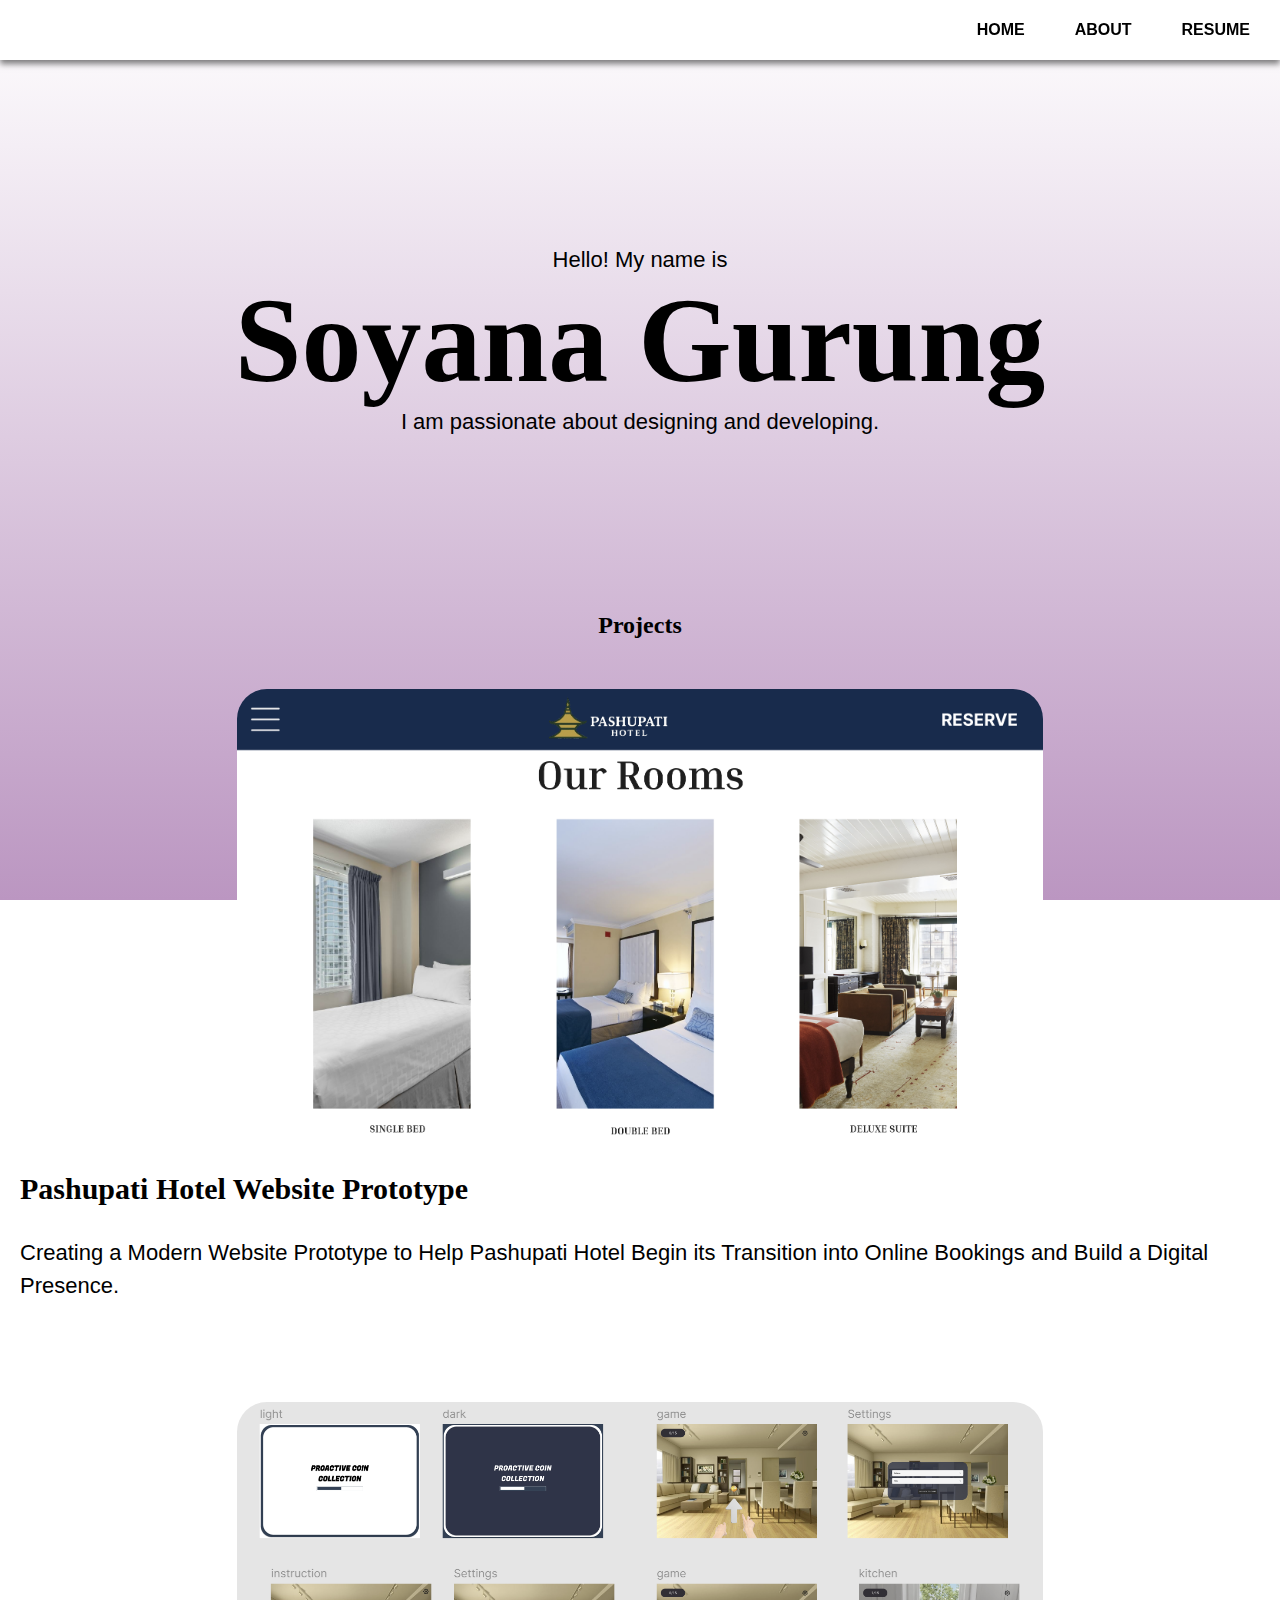
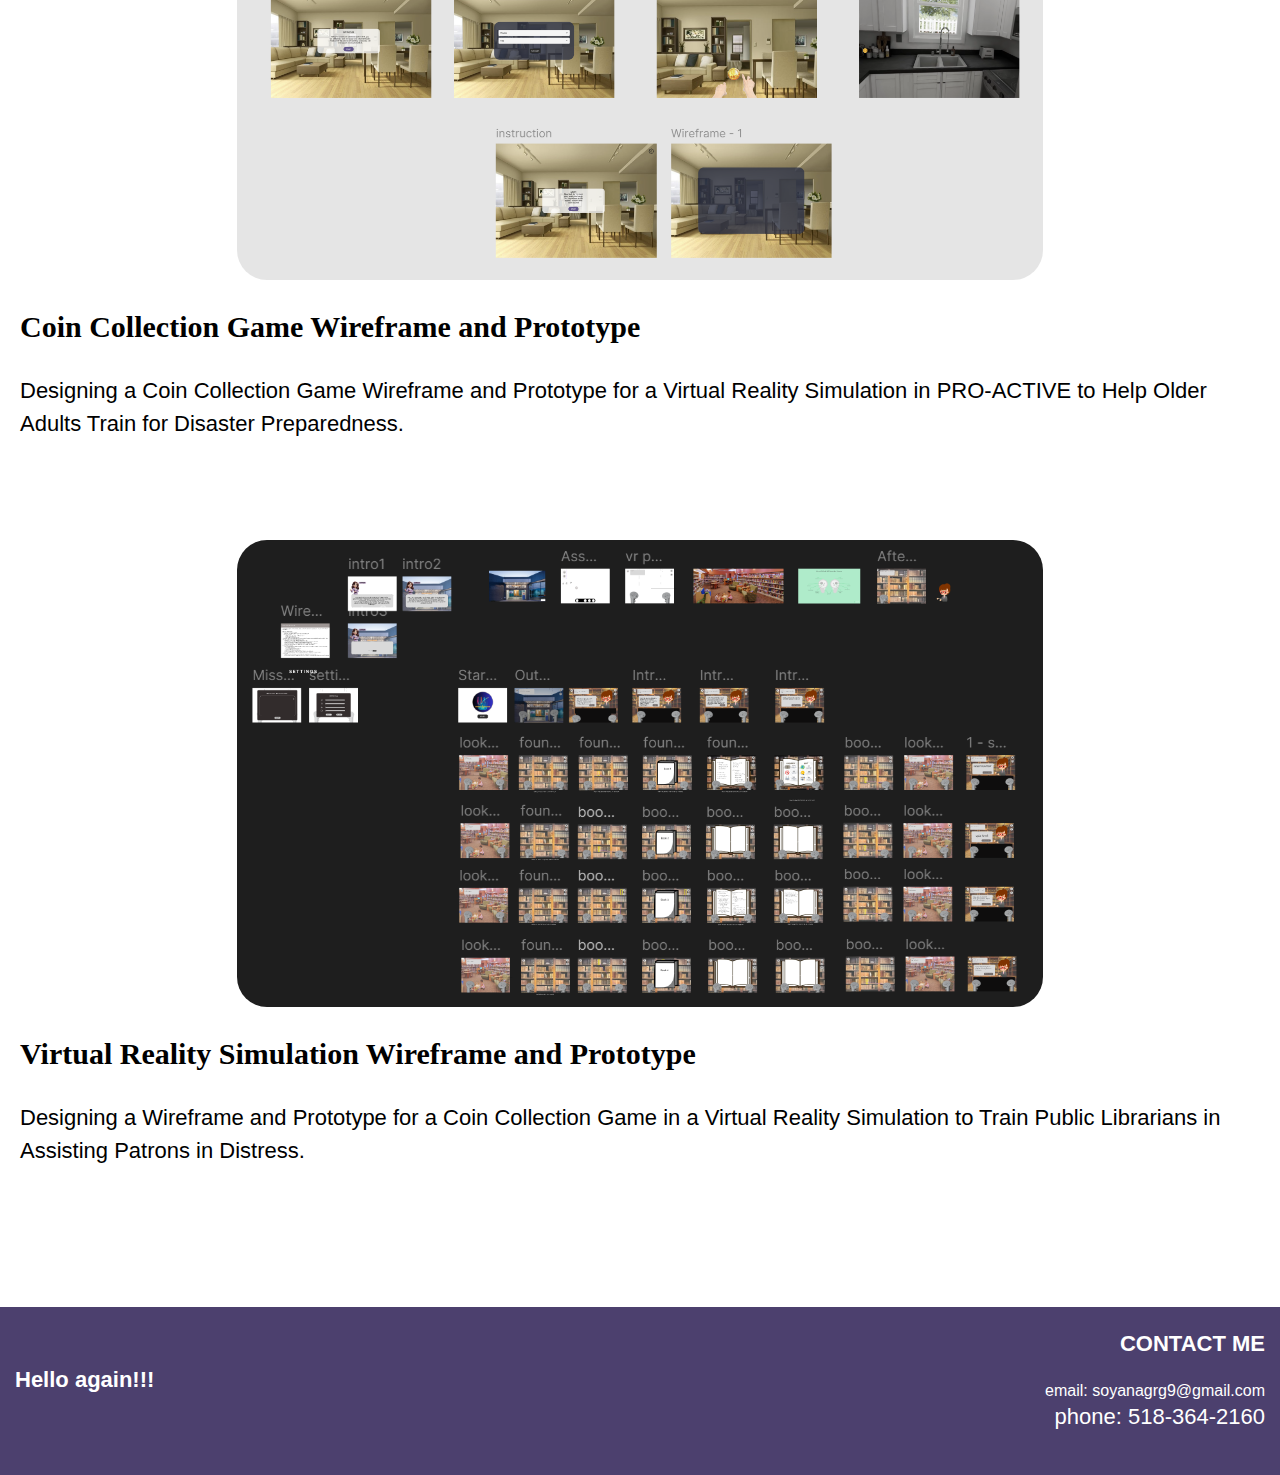
<file: index.html>
<!DOCTYPE html>
<html>
<head>
  <meta charset="UTF-8">
  <meta name="viewport" content="width=device-width, initial-scale=1.0">
  <title>Soyana Gurung</title>
  <link rel="icon" type="image/x-icon" href="Favicon.png">
  <link rel="stylesheet" href="style.css">
</head>

<body>
  <nav>
    <a href="index.html">HOME</a>
    <a href="about.html">ABOUT</a>
    <a href="resume.html">RESUME</a>
  </nav>

  <header>
    <div class="header-text">
      <p>Hello! My name is</p>
      <h1>Soyana Gurung</h1>
      <p>I am passionate about designing and developing.</p>
    </div>
  </header>

  <div class="Projects">
    <h2 class="page_title">Projects</h2>

    <div class="pashupati_hotel">
      <a href="pashupati_hotel.html">
        <img src="Pashupati Hotel Img 3.png" alt="Pashupati Hotel Web" class="project-img">
      </a>
      <h3 class="project_name">Pashupati Hotel Website Prototype</h3>
      <p>Creating a Modern Website Prototype to Help Pashupati Hotel Begin its Transition into Online Bookings and Build a Digital Presence.</p>
    </div>

    <div class="coin_collection_game">
      <a href="coin_collection_game.html">
        <img src="Coin Collection Game Img 1.png" alt="Coin Collection Game Wireframe" class="project-img">
      </a>
      <h3 class="project_name">Coin Collection Game Wireframe and Prototype</h3>
      <p>Designing a Coin Collection Game Wireframe and Prototype for a Virtual Reality Simulation in PRO-ACTIVE to Help Older Adults Train for Disaster Preparedness.</p>
    </div>

    <div class="virtual_reality_simulation">
      <a href="virtual_reality_simulation.html">
        <img src="VR Simulation Img 1.png" alt="VR Simulation Wireframe and Prototype" class="project-img">
      </a>
      <h3 class="project_name">Virtual Reality Simulation Wireframe and Prototype</h3>
      <p>Designing a Wireframe and Prototype for a Coin Collection Game in a Virtual Reality Simulation to Train Public Librarians in Assisting Patrons in Distress.</p>
    </div>
  </div>

  <footer>
    <p class="footer-left"><strong>Hello again!!!</strong></p>
    <div class="footer-right">
      <p><strong>CONTACT ME</strong></p>
      <a href="mailto:soyanagrg9@gmail.com">email: soyanagrg9@gmail.com</a>
      <p>phone: 518-364-2160</p>
    </div>
  </footer>
</body>
</html>
</file>
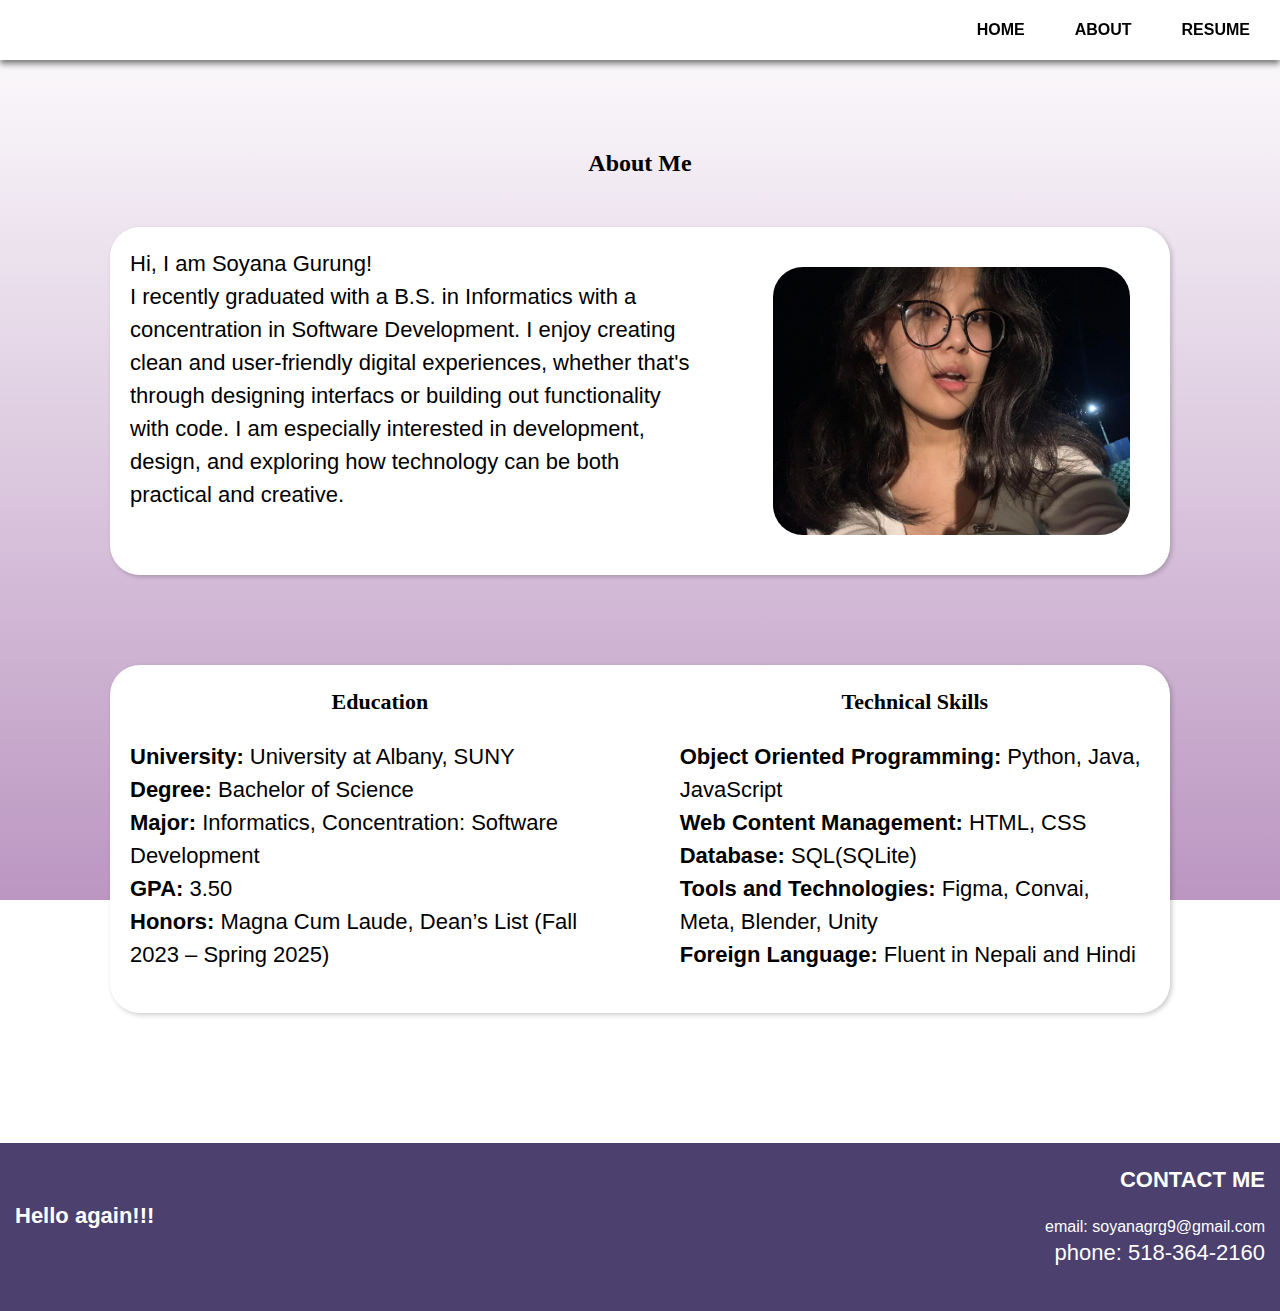
<file: about.html>
<!DOCTYPE html>
<html>
<head>
  <meta charset="UTF-8">
  <meta name="viewport" content="width=device-width, initial-scale=1.0">
  <title>About Me</title>
  <link rel="icon" type="image/x-icon" href="Favicon.png">
  <link rel="stylesheet" href="style.css">
</head>
<body>
  <nav>
    <a href="index.html">HOME</a>
    <a href="about.html">ABOUT</a>
    <a href="resume.html">RESUME</a>
  </nav>

  <div class="about_me">
    <h2 class="page_title">About Me</h2>
    <div class="Introduction">
      <p>Hi, I am Soyana Gurung!<br>
        I recently graduated with a B.S. in Informatics with a concentration in Software Development. I enjoy creating clean and user-friendly digital experiences, whether that's through designing interfacs or building out functionality with code. I am especially interested in development, design, and exploring how technology can be both practical and creative.
      </p>
      <img src="Soyana.jpg" alt="Soyana Gurung" class="about-img">
    </div>

    <div class="Education_and_TechnicalSkills">
      <div>
        <p class="title"><strong>Education</strong></p>
        <p>
          <strong>University: </strong>University at Albany, SUNY<br>
          <strong>Degree: </strong>Bachelor of Science<br>
          <strong>Major: </strong>Informatics, Concentration: Software Development<br>
          <strong>GPA: </strong>3.50<br>
          <strong>Honors: </strong>Magna Cum Laude, Dean’s List (Fall 2023 – Spring 2025)
        </p>
      </div>

      <div>
        <p class="title"><strong>Technical Skills</strong></p>
        <p>
          <strong>Object Oriented Programming: </strong>Python, Java, JavaScript<br>
          <strong>Web Content Management: </strong>HTML, CSS<br>
          <strong>Database:</strong> SQL(SQLite)<br>
          <strong>Tools and Technologies: </strong>Figma, Convai, Meta, Blender, Unity<br>
          <strong>Foreign Language: </strong>Fluent in Nepali and Hindi<br>
        </p>
      </div>
    </div>
  </div>

  <footer>
    <p class="footer-left"><strong>Hello again!!!</strong></p>
    <div class="footer-right">
      <p><strong>CONTACT ME</strong></p>
      <a href="mailto:soyanagrg9@gmail.com">email: soyanagrg9@gmail.com</a>
      <p>phone: 518-364-2160</p>
    </div>
  </footer>
</body>
</html>
</file>
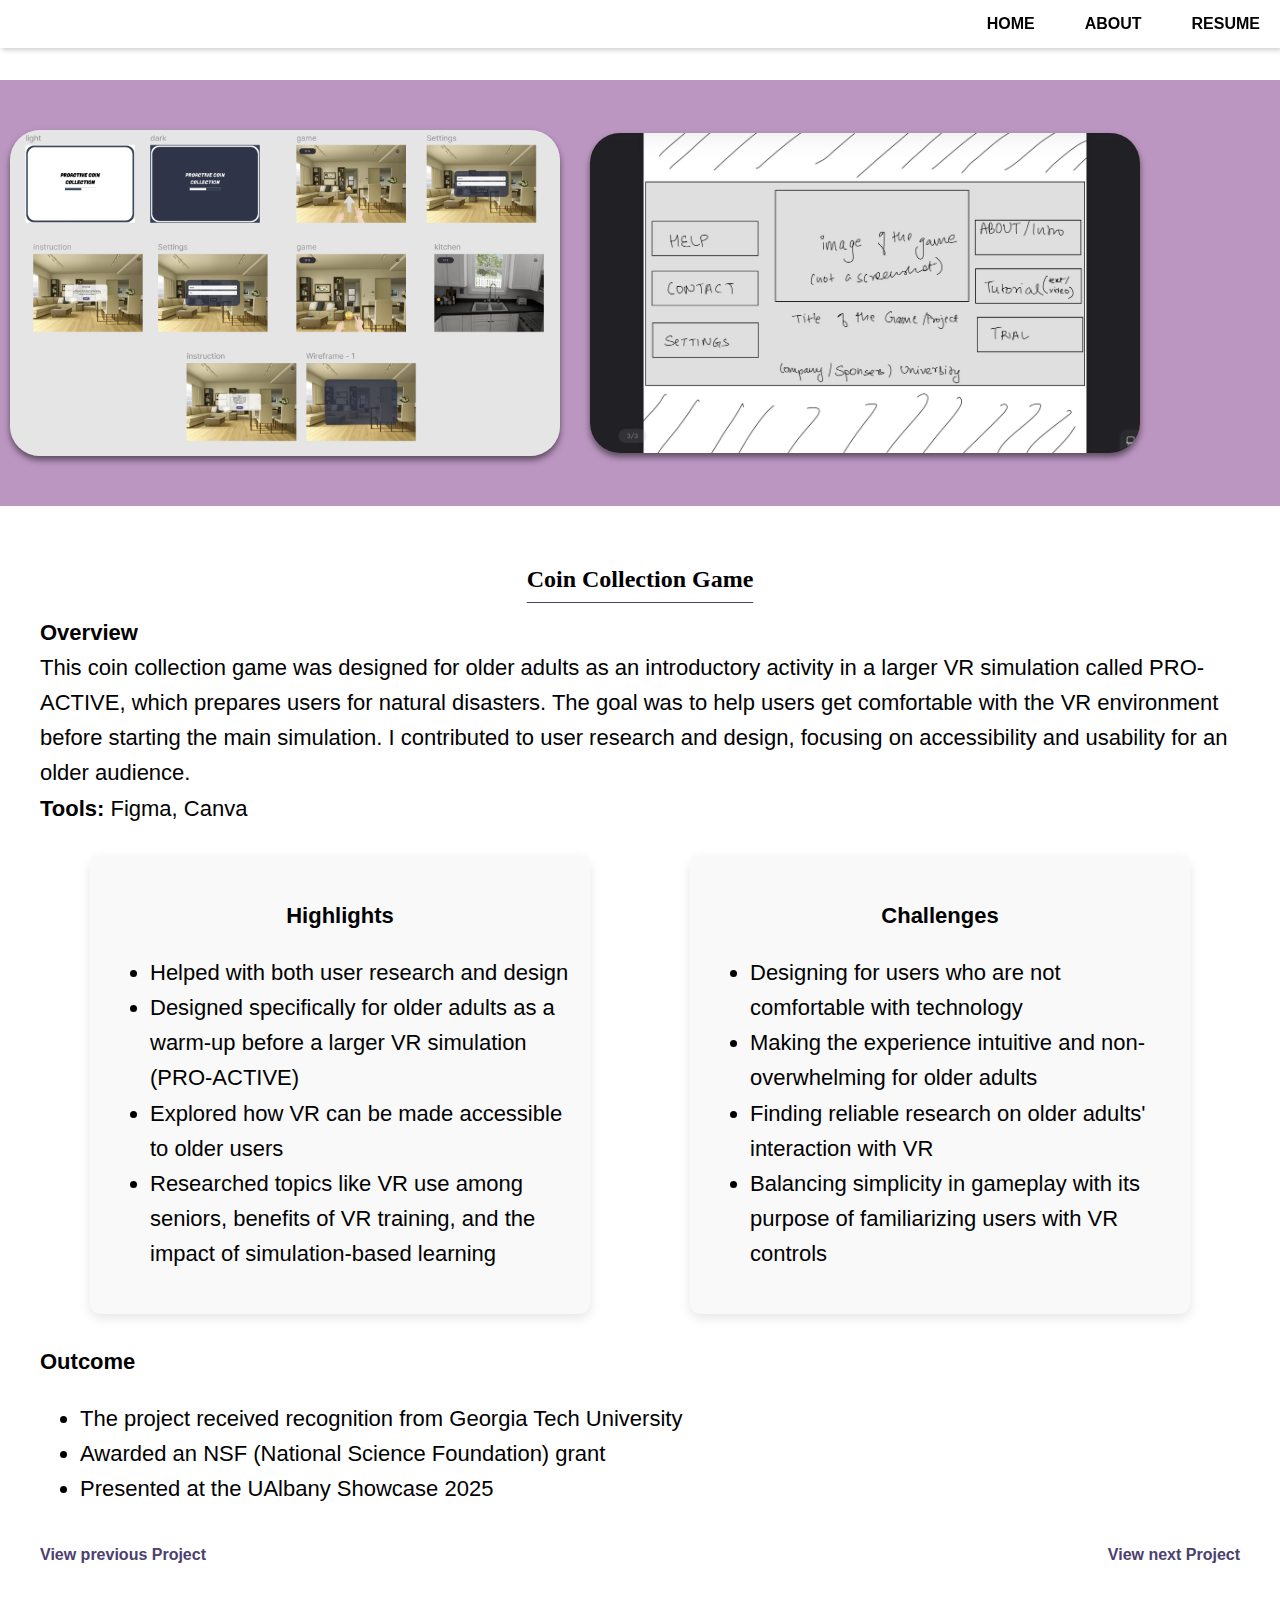
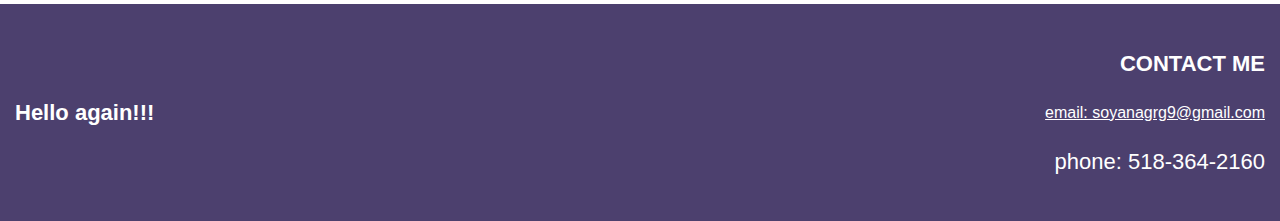
<file: coin_collection_game.html>
<!DOCTYPE html>
<html>
<head>
  <meta charset="UTF-8" />
  <meta name="viewport" content="width=device-width, initial-scale=1.0" />
  <title>Coin Collection Game</title>
  <link rel="icon" type="image/x-icon" href="Favicon.png" />
  <link rel="stylesheet" href="projects_style.css" />
</head>

<body>
  <nav>
    <a href="index.html">HOME</a>
    <a href="about.html">ABOUT</a>
    <a href="resume.html">RESUME</a>
  </nav>

  <div class="pashupati_hotel_page">
    <div class="pashupati_hotel_images">
      <img src="Coin Collection Game Img 1.png" alt="Coin Collection Game Image 1" />
      <img src="Coin Collection Game Img 2.jpeg" alt="Coin Collection Game Image 2" />
    </div>
  </div>

  <div class="about_project">
    <h2 class="project_title">Coin Collection Game</h2>
    <p><strong>Overview</strong><br />
      This coin collection game was designed for older adults as an introductory activity in a larger VR simulation called PRO-ACTIVE, which prepares users for natural disasters. The goal was to help users get comfortable with the VR environment before starting the main simulation. I contributed to user research and design, focusing on accessibility and usability for an older audience.<br />
      <strong>Tools: </strong>Figma, Canva
    </p>

    <div class="highlights_and_challenges">
      <div class="highlights box">
        <p style="text-align: center;"><strong>Highlights</strong></p>
        <ul>
          <li>Helped with both user research and design</li>
          <li>Designed specifically for older adults as a warm-up before a larger VR simulation (PRO-ACTIVE)</li>
          <li>Explored how VR can be made accessible to older users</li>
          <li>Researched topics like VR use among seniors, benefits of VR training, and the impact of simulation-based learning</li>
        </ul>
      </div>

      <div class="challenges box">
        <p style="text-align: center;"><strong>Challenges</strong></p>
        <ul>
          <li>Designing for users who are not comfortable with technology</li>
          <li>Making the experience intuitive and non-overwhelming for older adults</li>
          <li>Finding reliable research on older adults' interaction with VR</li>
          <li>Balancing simplicity in gameplay with its purpose of familiarizing users with VR controls</li>
        </ul>
      </div>
    </div>

    <p><strong>Outcome</strong></p>
    <ul>
      <li>The project received recognition from Georgia Tech University</li>
      <li>Awarded an NSF (National Science Foundation) grant</li>
      <li>Presented at the UAlbany Showcase 2025</li>
    </ul>

    <div class="project-navigation">
      <a href="pashupati_hotel.html" class="previous-project"><strong>View previous Project</strong></a>
      <a href="virtual_reality_simulation.html" class="next-project"><strong>View next Project</strong></a>
    </div>
  </div>

  <footer>
    <p class="footer-left"><strong>Hello again!!!</strong></p>
    <div class="footer-right">
      <p><strong>CONTACT ME</strong></p>
      <a href="mailto:soyanagrg9@gmail.com">email: soyanagrg9@gmail.com</a>
      <p>phone: 518-364-2160</p>
    </div>
  </footer>
</body>
</html>
</file>
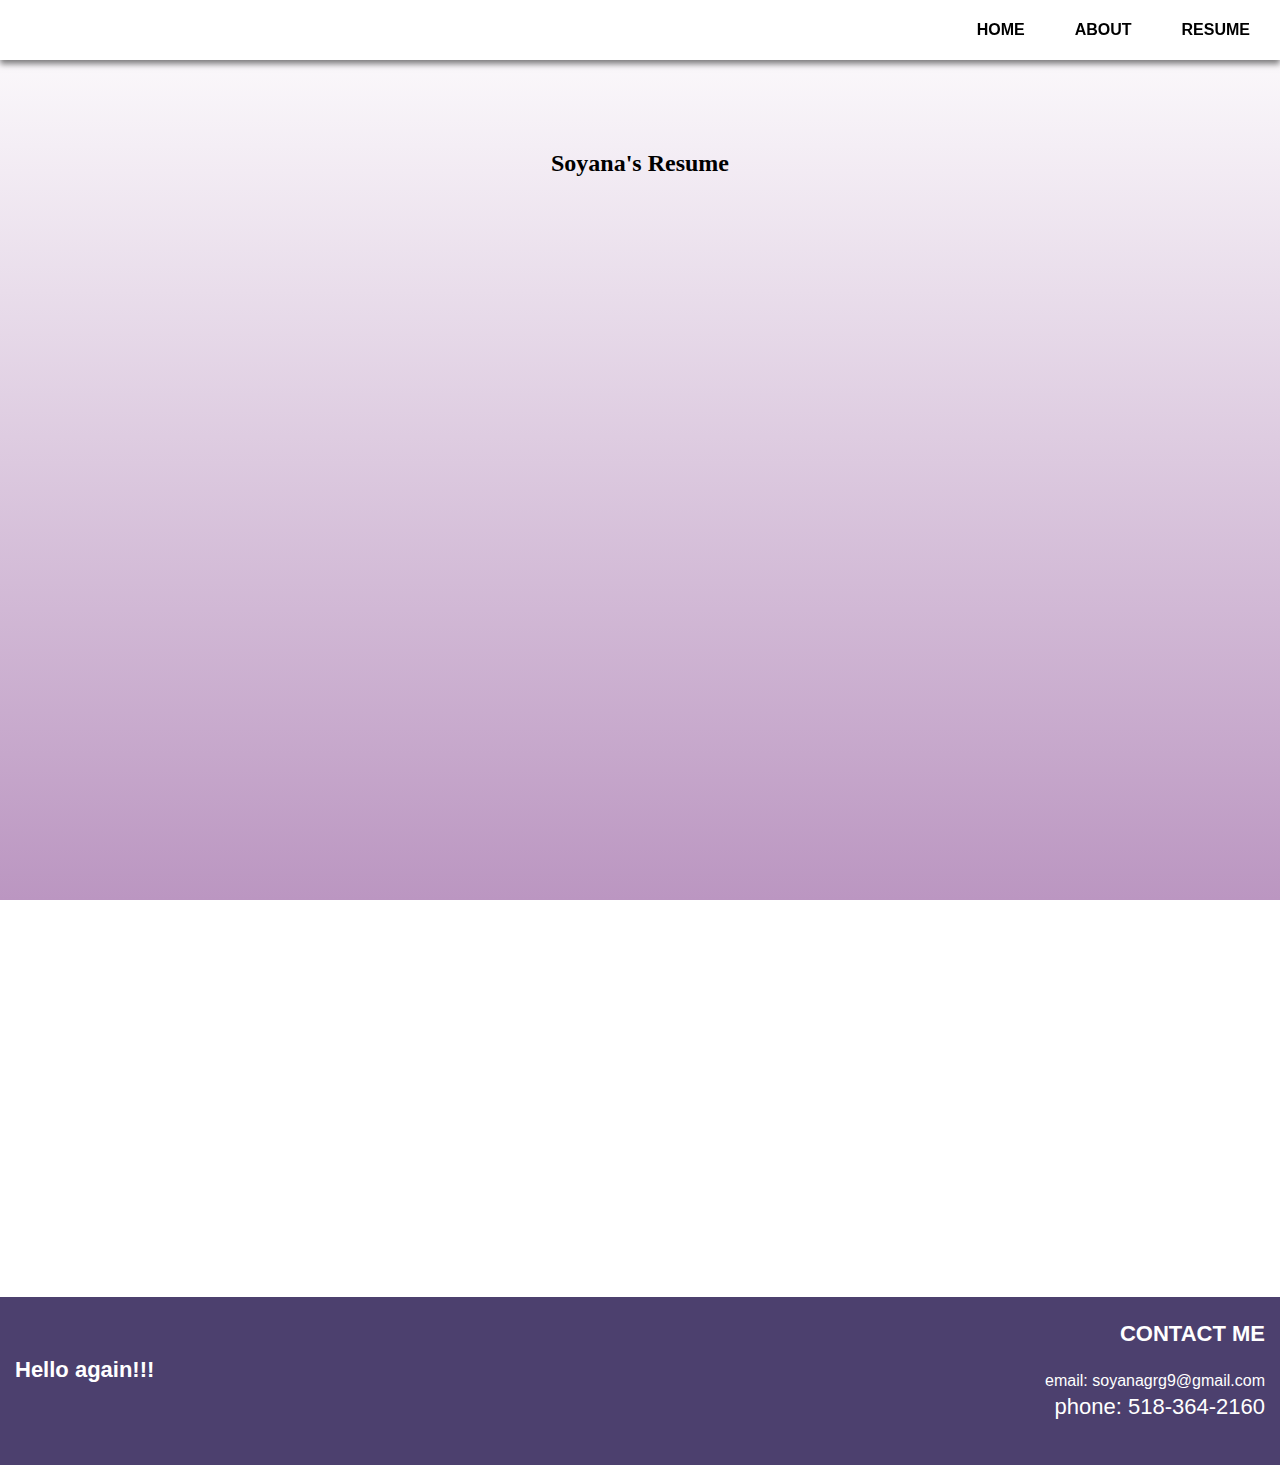
<file: resume.html>
<!DOCTYPE html>
<html>
<head>
  <meta charset="UTF-8">
  <meta name="viewport" content="width=device-width, initial-scale=1.0">
  <title>Soyana Gurung Resume</title>
  <link rel="icon" type="image/x-icon" href="Favicon.png">
  <link rel="stylesheet" href="style.css">
</head>

<body>
  <nav>
    <a href="index.html">HOME</a>
    <a href="about.html">ABOUT</a>
    <a href="resume.html">RESUME</a>
  </nav>

  <div class="Resume">
    <h2 class="page_title">Soyana's Resume</h2>
    <div class="Soyana_resume">
      <iframe src="Soyana Gurung Resume.pdf" class="resume-iframe"></iframe>
    </div>
  </div>

  <footer>
    <p class="footer-left"><strong>Hello again!!!</strong></p>
    <div class="footer-right">
      <p><strong>CONTACT ME</strong></p>
      <a href="mailto:soyanagrg9@gmail.com">email: soyanagrg9@gmail.com</a>
      <p>phone: 518-364-2160</p>
    </div>
  </footer>
</body>
</html>
</file>
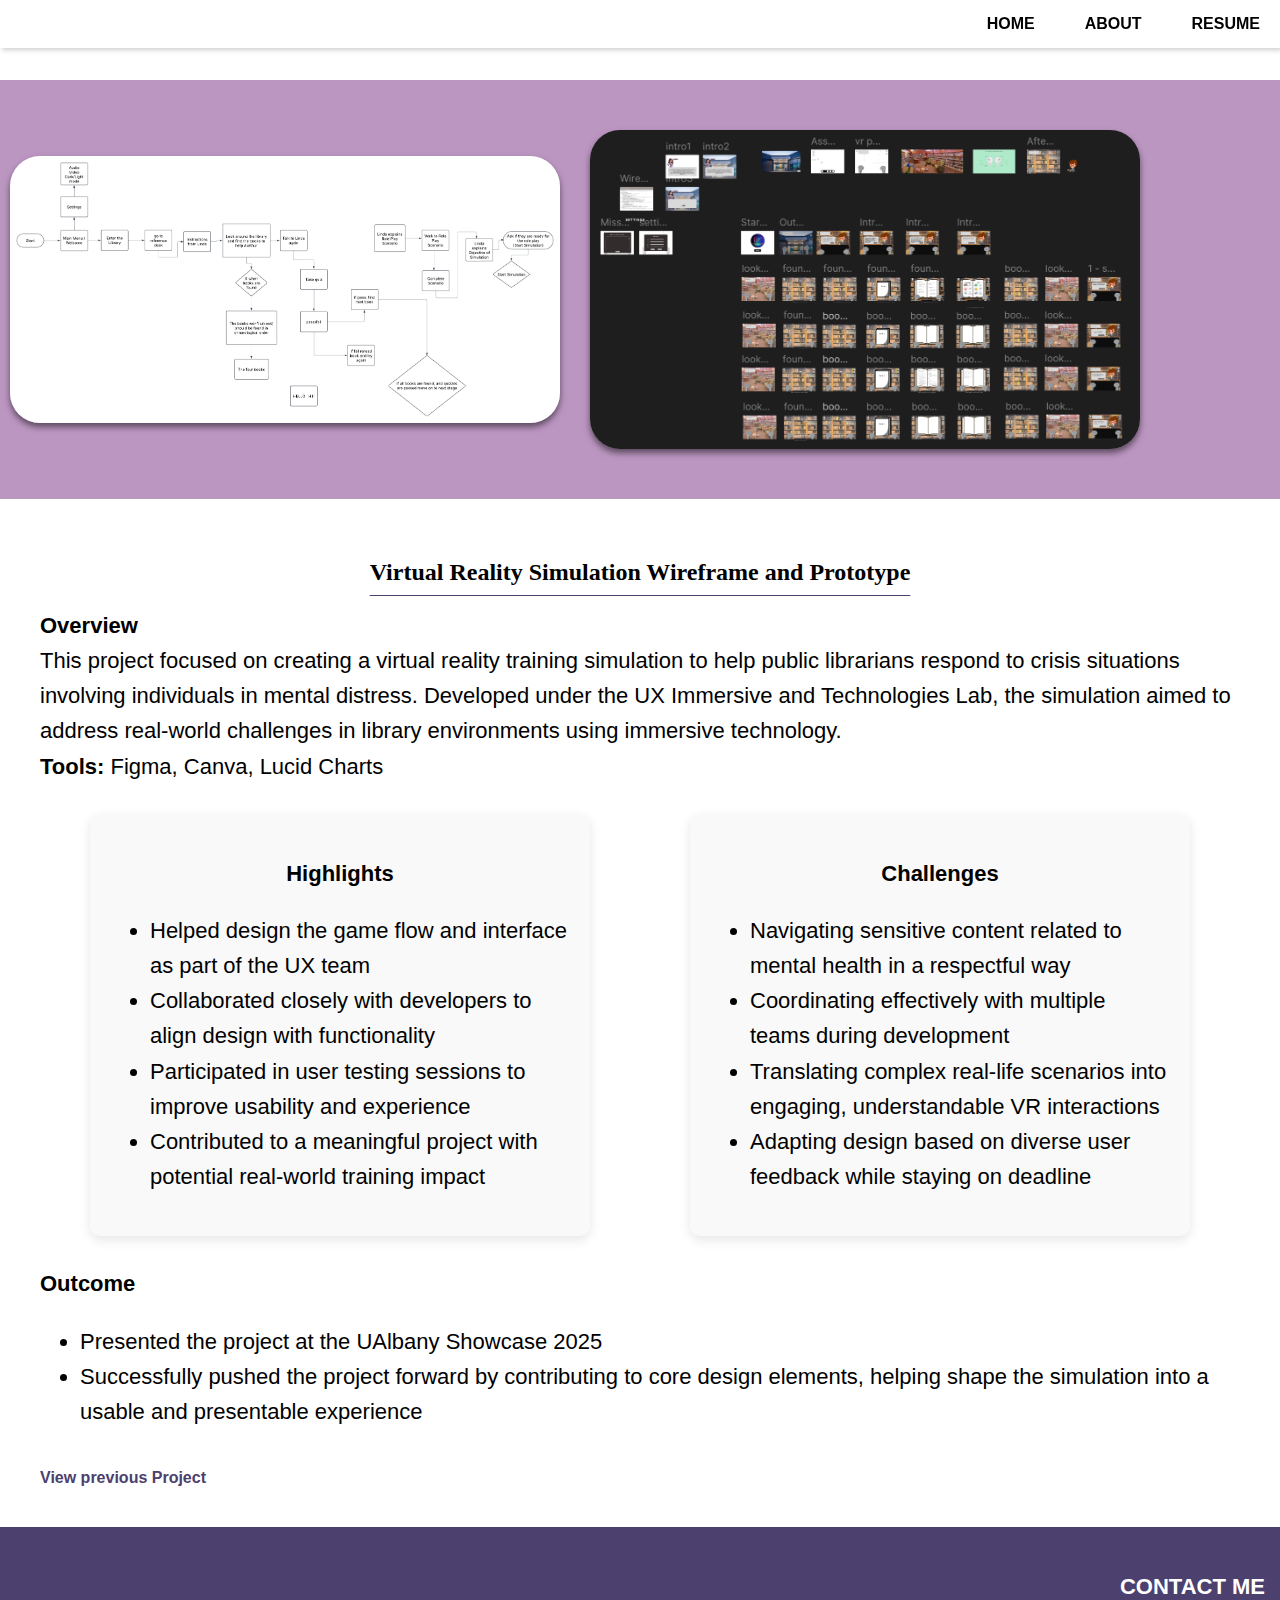
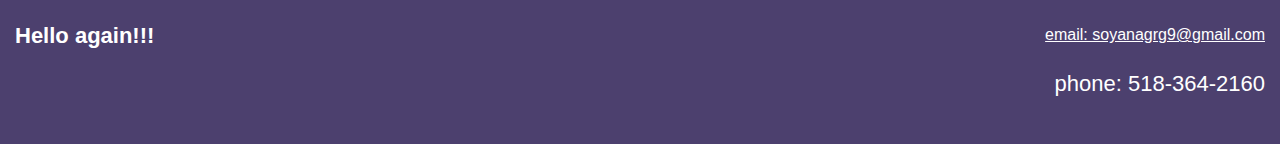
<file: virtual_reality_simulation.html>
<!DOCTYPE html>
<html>
<head>
  <meta charset="UTF-8" />
  <meta name="viewport" content="width=device-width, initial-scale=1.0" />
  <title>Virtual Reality Simulation</title>
  <link rel="icon" type="image/x-icon" href="Favicon.png" />
  <link rel="stylesheet" href="projects_style.css" />
</head>

<body>
  <nav>
    <a href="index.html">HOME</a>
    <a href="about.html">ABOUT</a>
    <a href="resume.html">RESUME</a>
  </nav>

  <div class="pashupati_hotel_page">
    <div class="pashupati_hotel_images">
      <img src="VR Simulation Img 2.png" alt="VR Simulation Image 2" />
      <img src="VR Simulation Img 1.png" alt="VR Simulation Image 1" />
    </div>
  </div>

  <div class="about_project">
    <h2 class="project_title">Virtual Reality Simulation Wireframe and Prototype</h2>
    <p><strong>Overview</strong><br />
      This project focused on creating a virtual reality training simulation to help public librarians respond to crisis situations involving individuals in mental distress. Developed under the UX Immersive and Technologies Lab, the simulation aimed to address real-world challenges in library environments using immersive technology.<br />
      <strong>Tools: </strong>Figma, Canva, Lucid Charts
    </p>

    <div class="highlights_and_challenges">
      <div class="highlights box">
        <p style="text-align: center;"><strong>Highlights</strong></p>
        <ul>
          <li>Helped design the game flow and interface as part of the UX team</li>
          <li>Collaborated closely with developers to align design with functionality</li>
          <li>Participated in user testing sessions to improve usability and experience</li>
          <li>Contributed to a meaningful project with potential real-world training impact</li>
        </ul>
      </div>

      <div class="challenges box">
        <p style="text-align: center;"><strong>Challenges</strong></p>
        <ul>
          <li>Navigating sensitive content related to mental health in a respectful way</li>
          <li>Coordinating effectively with multiple teams during development</li>
          <li>Translating complex real-life scenarios into engaging, understandable VR interactions</li>
          <li>Adapting design based on diverse user feedback while staying on deadline</li>
        </ul>
      </div>
    </div>

    <p><strong>Outcome</strong></p>
    <ul>
      <li>Presented the project at the UAlbany Showcase 2025</li>
      <li>Successfully pushed the project forward by contributing to core design elements, helping shape the simulation into a usable and presentable experience</li>
    </ul>

    <div class="project-navigation">
      <a href="coin_collection_game.html" class="previous-project"><strong>View previous Project</strong></a>
    </div>
  </div>

  <footer>
    <p class="footer-left"><strong>Hello again!!!</strong></p>
    <div class="footer-right">
      <p><strong>CONTACT ME</strong></p>
      <a href="mailto:soyanagrg9@gmail.com">email: soyanagrg9@gmail.com</a>
      <p>phone: 518-364-2160</p>
    </div>
  </footer>
</body>
</html>
</file>
<file: style.css>
* {
  box-sizing: border-box;
}

html {
  background: linear-gradient(to bottom, white, #BB96C1);
  background-attachment: fixed;
  margin: 0;
  padding: 0;
  font-family: Arial, Helvetica, sans-serif;
}

body {
  margin: 0;
  padding: 60px 0 0 0;
}

nav {
  position: fixed;
  top: 0;
  width: 100%;
  z-index: 1000;
  padding: 15px 30px;
  background-color: white;
  height: 60px;
  display: flex;
  justify-content: flex-end;
  align-items: center;
  gap: 50px;
  box-shadow: 0 4px 6px rgba(0, 0, 0, 0.5);
  box-sizing: border-box;
}

nav a {
  font-weight: bold;
  text-decoration: none;
  color: black;
  transition: color 0.3s ease, text-decoration-color 0.3s ease;
}

nav a:hover,
nav a:focus {
  text-decoration: underline;
  text-decoration-color: #6C5F8D;
  outline: none;
}

nav a:visited {
  color: black;
}

nav a:focus-visible {
  outline: 2px solid #6C5F8D;
  outline-offset: 3px;
}

header {
  padding: 200px 20px 100px 20px;
  box-sizing: border-box;
}

.header-text {
  text-align: center;
}

.header-text p {
  margin: 0;
  line-height: 0;
}

.header-text h1 {
  font-size: 120px;
  margin: 0.1em 0;
  font-family: 'Times New Roman', Times, serif;
}

.title,
.page_title {
  font-family: 'Times New Roman', Times, serif;
  text-align: center;
}

.page_title {
  padding: 30px 20px;
  box-sizing: border-box;
}

.project-img {
  display: block;
  width: 65%;
  height: auto;
  margin: 0 auto;
  border-radius: 30px;
  transition: transform 0.3s ease-in-out;
}

.project-img:hover {
  transform: scale(1.1);
}

.Projects,
.about_me,
.Resume {
  padding: 40px 20px;
  box-sizing: border-box;
}

.Projects > div {
  margin-bottom: 100px;
}

.project_name {
  font-family: 'Times New Roman', Times, serif;
  font-size: 30px;
}

p {
  font-size: 22px;
  line-height: 1.5;
  margin: 0 0 1em 0;
}

footer {
  background-color: #4C406E;
  color: white;
  padding: 20px 15px;
  align-items: center;
  display: flex;
  justify-content: space-between;
  box-sizing: border-box;
}

footer a {
  color: white;
  text-decoration: none;
  transition: color 0.3s ease;
}

footer a:hover,
footer a:focus {
  color: #BB96C1;
  outline: none;
}

footer a:focus-visible {
  outline: 2px solid #BB96C1;
  outline-offset: 3px;
}

.footer-right {
  text-align: end;
}

.footer-left {
  text-align: start;
}

.box {
  border: 2px solid black;
  background-color: #f0f0f0;
  padding: 20px;
  width: 300px;
  margin: 20px auto;
  box-shadow: 2px 2px 5px rgba(0,0,0,0.2);
  box-sizing: border-box;
}

.Introduction {
  background-color: white;
  padding: 20px;
  margin: 0 90px;
  display: flex;
  box-shadow: 2px 2px 5px rgba(0,0,0,0.2);
  border-radius: 30px;
  gap: 50px;
  box-sizing: border-box;
}

.about-img {
  width: 35%;
  height: auto;
  border-radius: 30px;
  margin: 20px;
  flex-shrink: 0;
}

.Education_and_TechnicalSkills {
  background-color: white;
  padding: 20px;
  margin: 90px;
  display: flex;
  box-shadow: 2px 2px 5px rgba(0,0,0,0.2);
  border-radius: 30px;
  gap: 50px;
  box-sizing: border-box;
}

.Soyana_resume {
  display: flex;
  justify-content: center;
  align-items: center;
  margin-bottom: 30px;
  box-sizing: border-box;
}

.resume-iframe {
  width: 100%;
  height: 1000px;
  border: none;
  box-sizing: border-box;
}

@media (max-width: 1024px) {
  .Introduction,
  .Education_and_TechnicalSkills {
    margin: 20px;
  }
}

@media (max-width: 768px) {
  nav {
    flex-direction: column;
    align-items: center;
    gap: 15px;
    height: auto;
    padding: 15px 20px;
  }

  header {
    padding: 120px 20px 80px 20px;
  }

  .header-text h1 {
    font-size: 60px;
  }

  .header-text p {
    font-size: 20px;
  }

  .Introduction {
    flex-direction: column;
    align-items: center;
    margin: 20px;
    text-align: center;
  }

  .about-img {
    width: 80%;
    margin: 0 0 20px 0;
  }

  .Education_and_TechnicalSkills {
    flex-direction: column;
    margin: 20px;
    gap: 20px;
  }

  .Projects,
  .about_me,
  .Resume {
    padding: 20px;
  }

  footer {
    flex-direction: column;
    text-align: center;
    gap: 10px;
  }

  .footer-right,
  .footer-left {
    text-align: center;
  }

  .resume-iframe {
    height: 800px;
  }
}

@media (max-width: 480px) {
  .page_title,
  .title {
    padding: 20px;
    font-size: 24px;
  }

  p {
    font-size: 18px;
  }

  nav {
    padding: 10px 15px;
  }

  header {
    padding: 100px 15px 70px 15px;
    margin-top: 50px;
  }

  .header-text h1 {
    font-size: 40px;
  }

  .header-text p {
    font-size: 18px;
  }

  .Projects,
  .about_me,
  .Resume {
    padding: 20px;
  }

  .resume-iframe {
    height: 600px;
  }
}
</file>
<file: projects_style.css>
* {
  box-sizing: border-box;
}

html {
  background-color: white;
  margin: 0;
  padding: 0;
  font-family: Arial, Helvetica, sans-serif;
}

body {
  margin: 0;
  padding: 0;
  padding-top: 70px; /* space for fixed nav */
  box-sizing: border-box;
}

nav {
  position: fixed;
  top: 0;
  width: 100%;
  z-index: 1000;
  padding: 15px 20px;
  background-color: white;
  display: flex;
  justify-content: flex-end;
  gap: 50px;
  box-shadow: 2px 2px 5px rgba(0,0,0,0.2);
  box-sizing: border-box;
}

nav a {
  font-weight: bold;
  text-decoration: none;
  color: black;
}

nav a:hover {
  text-decoration: underline;
  text-decoration-color: #6C5F8D;
}

nav a:visited {
  color: black;
}

.about_project {
  padding: 40px;
}

.pashupati_hotel_images {
  display: flex;
  align-items: center;
  overflow-x: auto;
  gap: 30px;
  padding: 50px 10px;
  scroll-behavior: smooth;
  background-color: #BB96C1;
  margin-top: 10px;
  scrollbar-width: none;
  -webkit-overflow-scrolling: touch;
  box-sizing: border-box;
  max-width: 100vw;
}

.pashupati_hotel_images::-webkit-scrollbar {
  display: none;
}

.pashupati_hotel_images img {
  width: 550px;
  height: auto;
  flex-shrink: 0;
  border-radius: 30px;
  box-shadow: 0 4px 6px rgba(0, 0, 0, 0.5);
}

.project_title {
  font-family: 'Times New Roman', Times, serif;
  text-decoration: underline;
  text-decoration-color: #4C406E;
  text-underline-offset: 15px;
  text-decoration-thickness: 1px;
  text-align: center;
}

footer {
  background-color: #4C406E;
  color: white;
  padding: 20px 15px;
  align-items: center;
  display: flex;
  justify-content: space-between;
}

footer a {
  color: white;
}

.footer-right {
  text-align: end;
}

.footer-left {
  text-align: start;
}

.highlights_and_challenges {
  display: flex;
  justify-content: center;
  align-items: center;
  gap: 100px;
  margin: 30px auto;
  flex-wrap: wrap;
  width: 95%;
  height: auto;
}

.box {
  width: 500px;
  height: auto;
  padding: 20px;
  background-color: #f9f9f9;
  border-radius: 10px;
  box-shadow: 0 4px 12px rgba(0, 0, 0, 0.1);
}

p, ul {
  font-size: 22px;
  line-height: 1.6;
}

.project-navigation {
  display: flex;
  justify-content: space-between;
  align-items: center;
  margin-top: 40px;
}

.previous-project,
.next-project {
  text-decoration: none;
  color: #4C406E;
}

.next-project a:visited {
  color: #4C406E;
}

/* Responsive styles */
@media (max-width: 1024px) {
  .pashupati_hotel_images {
    padding: 30px 20px;
    gap: 20px;
  }

  .pashupati_hotel_images img {
    width: 400px;
  }

  .highlights_and_challenges {
    gap: 50px;
    width: 100%;
  }

  .box {
    width: 90%;
    margin: 10px auto;
  }
}

@media (max-width: 768px) {
  nav {
    flex-direction: column;
    align-items: center;
    gap: 15px;
  }

  .pashupati_hotel_images {
    gap: 15px;
    padding: 20px 10px;
  }

  .pashupati_hotel_images img {
    width: 300px;
  }

  .about_project {
    padding: 20px 15px;
  }

  p, ul {
    font-size: 18px;
  }
}

@media (max-width: 480px) {
  .pashupati_hotel_images {
    flex-direction: column;
    overflow-x: visible;
    padding: 10px;
    gap: 15px;
  }

  .pashupati_hotel_images img {
    width: 100%;
    max-width: 100%;
    border-radius: 20px;
  }

  .project_title {
    font-size: 24px;
    padding: 0 10px;
  }

  .highlights_and_challenges {
    flex-direction: column;
    gap: 20px;
  }

  .box {
    width: 100%;
    padding: 15px;
  }

  footer {
    flex-direction: column;
    text-align: center;
    gap: 10px;
  }

  .footer-right,
  .footer-left {
    text-align: center;
  }
}
</file>
